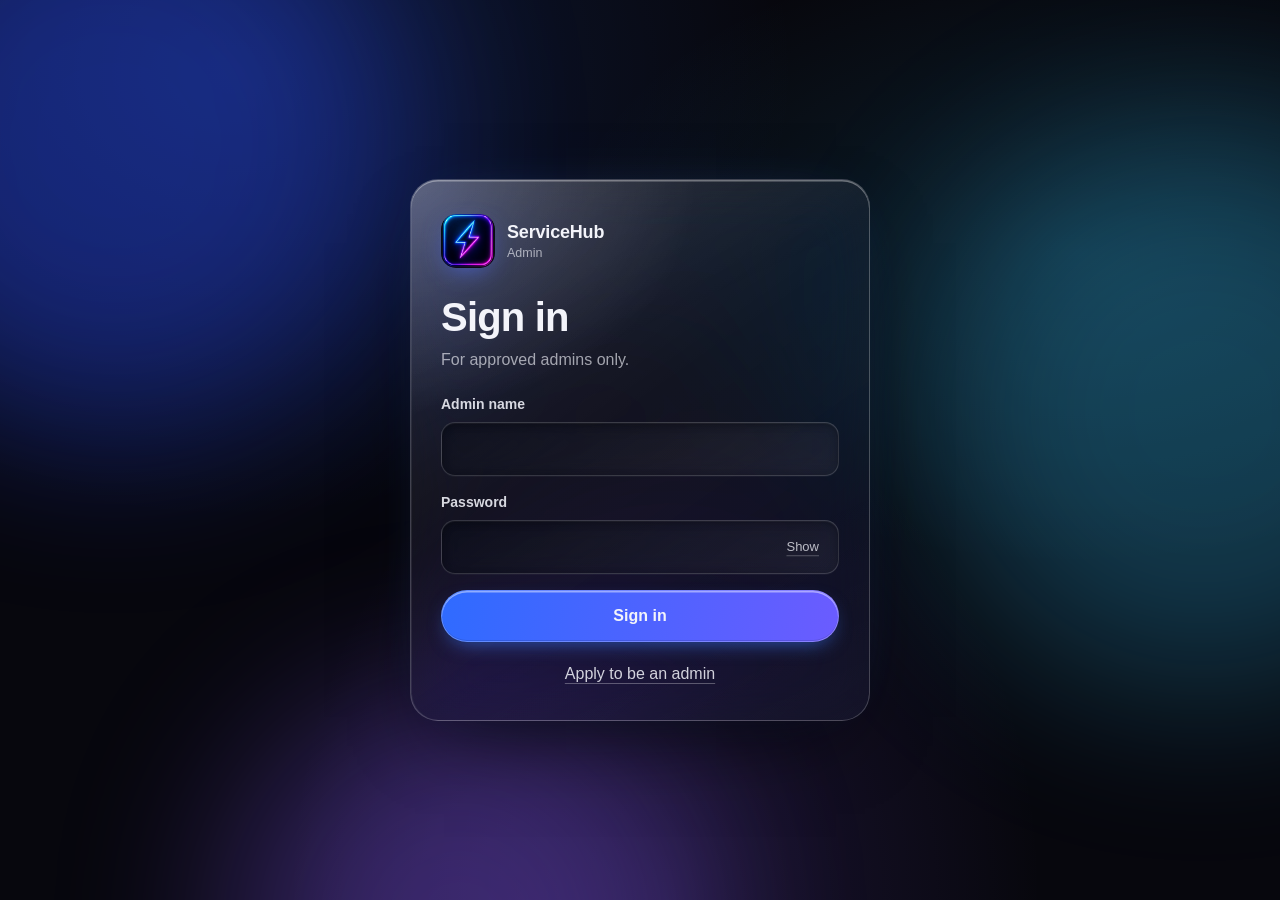
<file: index.html>
<!doctype html>
<html lang="en">
<head>
<meta charset="utf-8">
<meta name="viewport" content="width=device-width,initial-scale=1,viewport-fit=cover">
<meta name="robots" content="noindex,nofollow">
<meta name="referrer" content="no-referrer">
<meta name="theme-color" content="#07070d">
<title>ServiceHub Admin</title>
<link rel="icon" type="image/png" href="assets/favicon-64.png">
<link rel="apple-touch-icon" href="assets/logo-192.png">
<link rel="stylesheet" href="css/glass.css">
</head>
<body>
<div class="bg" aria-hidden="true"><div class="blob b1"></div><div class="blob b2"></div><div class="blob b3"></div></div>

<main class="center">
  <section class="card glass">
    <div class="brand"><img class="logo" src="assets/logo-192.png" alt="" width="44" height="44"><div><b>ServiceHub</b><small>Admin</small></div></div>
    <h1>Sign in</h1>
    <p class="muted" style="margin-bottom:22px">For approved admins only.</p>

    <p class="form-note" id="note" hidden></p>
    <p class="form-error" id="error" role="alert" hidden></p>

    <form id="loginForm" novalidate>
      <label class="field"><span>Admin name</span>
        <input class="input" name="username" type="text" autocomplete="off" autocapitalize="off" spellcheck="false" required>
      </label>
      <label class="field"><span>Password</span>
        <div class="pw">
          <input class="input" name="password" type="password" autocomplete="off" required>
          <button class="linkbtn toggle" type="button" id="togglePw">Show</button>
        </div>
      </label>
      <button class="btn btn-primary btn-block" id="submit" type="submit">Sign in</button>
    </form>

    <div class="under"><a class="linkbtn" href="apply.html">Apply to be an admin</a></div>
    <div class="under" id="demoPill" hidden><span class="demo-pill">Demo mode with test data</span></div>
  </section>
</main>

<script src="js/config.js"></script>
<script src="js/ui.js"></script>
<script src="js/auth.js"></script>
<script src="js/mock-data.js"></script>
<script src="js/api.js"></script>
<script src="js/login.js"></script>
</body>
</html>
</file>
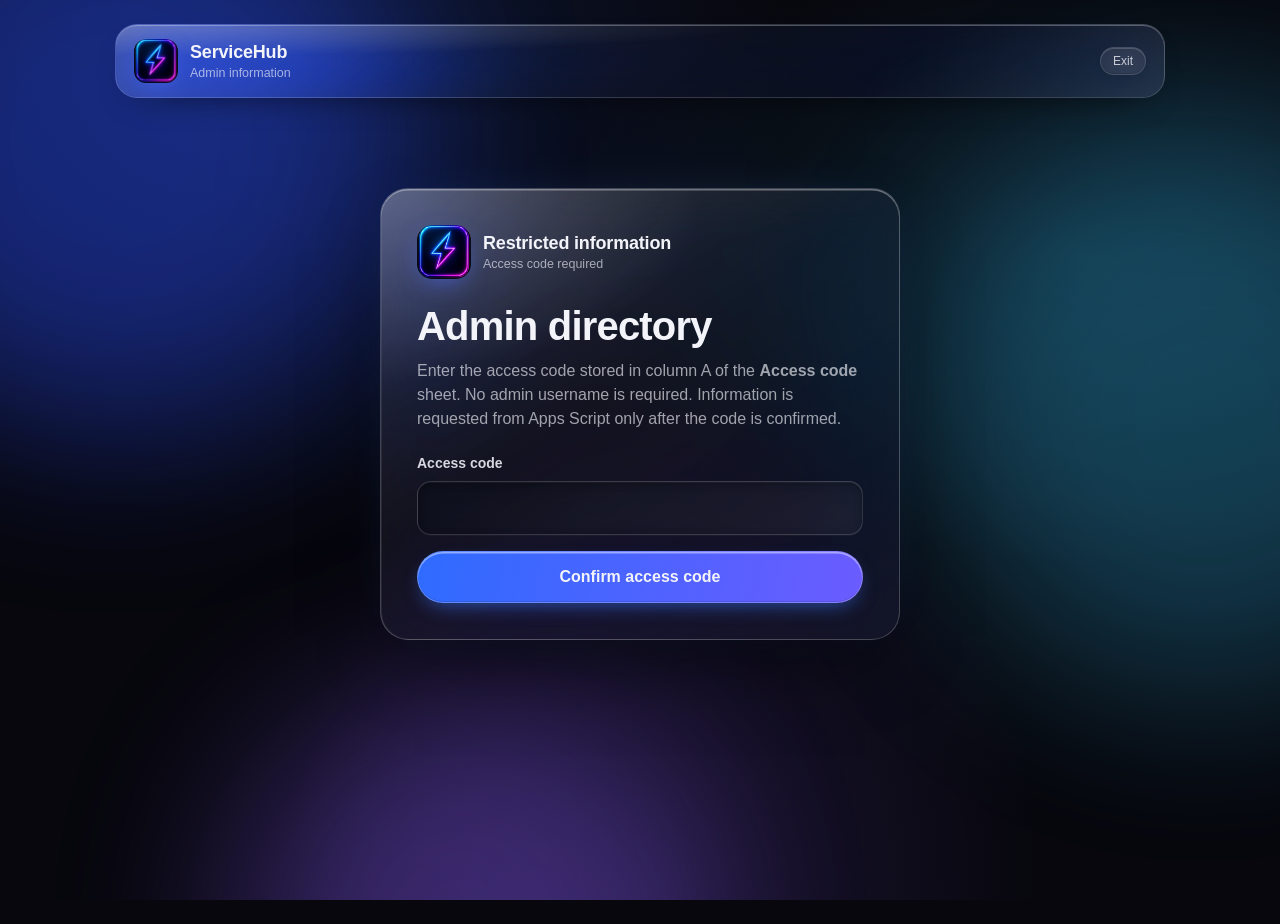
<file: admin-info.html>
<!doctype html>
<html lang="en"><head><meta charset="utf-8"><meta name="viewport" content="width=device-width,initial-scale=1,viewport-fit=cover"><meta name="robots" content="noindex,nofollow"><meta name="referrer" content="no-referrer"><meta name="theme-color" content="#07070d"><title>Admin information · ServiceHub</title><link rel="icon" type="image/png" href="assets/favicon-64.png"><link rel="stylesheet" href="css/glass.css"><style>
.info-wrap{width:min(1050px,calc(100% - 28px));margin:24px auto 60px}.info-top{display:flex;align-items:center;justify-content:space-between;gap:12px;margin-bottom:22px}.switcher{display:flex;gap:5px;padding:5px;border-radius:999px;width:max-content;max-width:100%;background:rgba(255,255,255,.045);border:1px solid rgba(255,255,255,.12);backdrop-filter:blur(22px);-webkit-backdrop-filter:blur(22px)}.switcher button{border:0;color:var(--muted);background:transparent;padding:10px 17px;border-radius:999px;font:inherit;cursor:pointer;white-space:nowrap}.switcher button.active{color:#fff;background:linear-gradient(135deg,rgba(35,136,255,.72),rgba(168,85,247,.65));box-shadow:inset 0 1px 0 #ffffff70,0 5px 18px #2388ff35}.applicant{padding:18px;margin:12px 0;transform:translateZ(0)}.applicant summary{cursor:pointer;list-style:none;display:flex;align-items:center;gap:14px}.applicant summary::-webkit-details-marker{display:none}.avatar{width:44px;height:44px;flex:0 0 44px;border-radius:15px;display:grid;place-items:center;background:linear-gradient(145deg,#2388ff55,#a855f755);border:1px solid #ffffff25;box-shadow:inset 0 1px 1px #ffffff55,0 8px 20px #0005;font-weight:800}.person{min-width:0;flex:1}.person strong{display:block;overflow-wrap:anywhere}.person small{display:block;color:var(--muted);margin-top:4px;overflow-wrap:anywhere}.status-pill{font-size:12px;padding:6px 9px;border:1px solid #ffffff25;border-radius:999px;background:#ffffff09;white-space:nowrap}.details-grid{display:grid;grid-template-columns:repeat(2,minmax(0,1fr));gap:10px;margin-top:18px}.detail-cell{border:1px solid #ffffff12;background:#ffffff04;padding:11px 12px;border-radius:13px;min-width:0}.detail-cell small{display:block;color:var(--muted);margin-bottom:5px}.detail-cell div{white-space:pre-wrap;overflow-wrap:anywhere}.code-gate{max-width:520px;margin:10vh auto;padding:clamp(22px,5vw,36px)}.code-gate .input{width:100%}.info-hidden{display:none!important}@media(max-width:600px){.info-wrap{width:calc(100% - 20px);margin-top:14px}.info-top{align-items:flex-start;flex-direction:column}.details-grid{grid-template-columns:1fr}.applicant{padding:14px}.status-pill{font-size:11px;padding:5px 7px}.switcher{width:100%}.switcher button{flex:1;padding:10px 12px}}
</style></head><body><div class="bg" aria-hidden="true"><div class="blob b1"></div><div class="blob b2"></div><div class="blob b3"></div></div>
<main class="info-wrap"><header class="topbar glass" style="padding:14px 18px;border-radius:22px"><a class="brand" href="index.html"><img class="logo" src="assets/logo-192.png" alt="" width="42" height="42"><div><b>ServiceHub</b><small>Admin information</small></div></a><a class="btn btn-ghost btn-xs" href="index.html">Exit</a></header>
<section id="gate" class="card wide glass code-gate"><div class="brand" style="margin-bottom:24px"><img class="logo" src="assets/logo-192.png" alt="" width="44" height="44"><div><b>Restricted information</b><small>Access code required</small></div></div><h1>Admin directory</h1><p class="muted" style="margin:10px 0 22px">Enter the access code stored in column A of the <b>Access code</b> sheet. No admin username is required. Information is requested from Apps Script only after the code is confirmed.</p><form id="codeForm"><label class="field"><span>Access code</span><input class="input" name="code" type="password" autocomplete="off" required></label><p id="gateError" class="form-error" hidden></p><button class="btn btn-primary btn-block" id="unlockBtn" type="submit">Confirm access code</button></form></section>
<section id="directory" class="info-hidden"><div class="info-top"><div><h1 id="heading">Pending admins</h1><p class="muted" id="subheading">Waiting for review</p></div><div class="switcher" role="tablist" aria-label="Admin filter"><button type="button" class="active" data-mode="pending" aria-selected="true">Pending</button><button type="button" data-mode="all" aria-selected="false">All admins</button></div></div><div id="adminRows" aria-live="polite"></div></section></main>
<script src="js/config.js"></script><script src="js/ui.js"></script><script src="js/admin-info.js"></script></body></html>
</file>
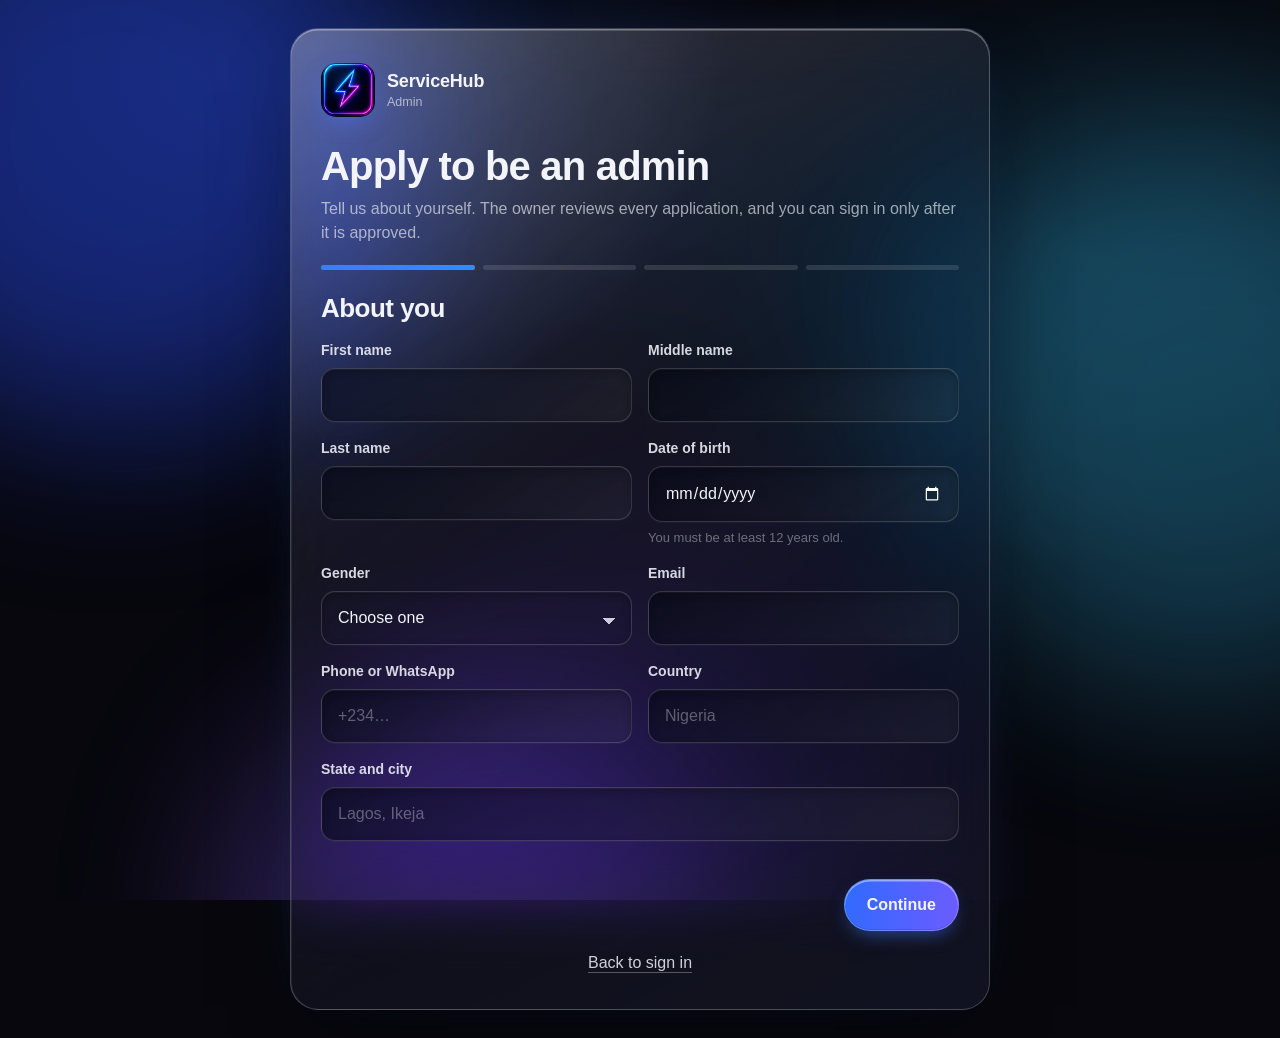
<file: apply.html>
<!doctype html>
<html lang="en">
<head>
<meta charset="utf-8">
<meta name="viewport" content="width=device-width,initial-scale=1,viewport-fit=cover">
<meta name="robots" content="noindex,nofollow">
<meta name="referrer" content="no-referrer">
<meta name="theme-color" content="#07070d">
<title>Apply to be an admin</title>
<link rel="icon" type="image/png" href="assets/favicon-64.png">
<link rel="apple-touch-icon" href="assets/logo-192.png">
<link rel="stylesheet" href="css/glass.css">
</head>
<body>
<div class="bg" aria-hidden="true"><div class="blob b1"></div><div class="blob b2"></div><div class="blob b3"></div></div>

<main class="center">
  <section class="card wide glass" id="card">
    <div class="brand"><img class="logo" src="assets/logo-192.png" alt="" width="44" height="44"><div><b>ServiceHub</b><small>Admin</small></div></div>

    <div id="formWrap">
      <h1>Apply to be an admin</h1>
      <p class="muted" style="margin-top:8px">Tell us about yourself. The owner reviews every application, and you can sign in only after it is approved.</p>
      <div class="steps" id="steps"><i></i><i></i><i></i><i></i></div>

      <form id="form" novalidate autocomplete="off">

        <!-- 1 -->
        <div class="step active" data-step="1">
          <h2 style="margin-bottom:16px">About you</h2>
          <div class="grid-fields">
            <label class="field"><span>First name</span><input class="input" name="firstName" data-label="First name" required><small class="err"></small></label>
            <label class="field"><span>Middle name</span><input class="input" name="middleName" data-label="Middle name" required><small class="err"></small></label>
            <label class="field"><span>Last name</span><input class="input" name="lastName" data-label="Last name" required><small class="err"></small></label>
            <label class="field"><span>Date of birth</span><input class="input" type="date" name="dob" id="dob" required><small class="err"></small><div class="hint" id="ageHint">You must be at least 12 years old.</div></label>
            <label class="field"><span>Gender</span>
              <select class="input" name="gender" data-label="Gender" required><option value="">Choose one</option><option>Female</option><option>Male</option></select><small class="err"></small></label>
            <label class="field"><span>Email</span><input class="input" type="email" name="email" inputmode="email" required><small class="err"></small></label>
            <label class="field"><span>Phone or WhatsApp</span><input class="input" type="tel" name="phone" inputmode="tel" placeholder="+234…" required><small class="err"></small></label>
            <label class="field"><span>Country</span><input class="input" name="country" data-label="Country" placeholder="Nigeria" required><small class="err"></small></label>
            <label class="field full"><span>State and city</span><input class="input" name="location" data-label="State and city" placeholder="Lagos, Ikeja" required><small class="err"></small></label>
          </div>

          <div class="guardian" id="guardian" hidden>
            <h3>Parent or guardian</h3>
            <p class="muted" style="margin-bottom:14px;font-size:14.5px">Applicants under 18 need a parent or guardian who agrees to this application.</p>
            <div class="grid-fields">
              <label class="field"><span>Guardian full name</span><input class="input" name="guardianName" data-label="Guardian name"><small class="err"></small></label>
              <label class="field"><span>Relationship</span><input class="input" name="guardianRelation" data-label="Relationship" placeholder="Mother, father, aunt…"><small class="err"></small></label>
              <label class="field full"><span>Guardian phone</span><input class="input" type="tel" name="guardianPhone" inputmode="tel"><small class="err"></small></label>
            </div>
            <label class="check" id="guardianOkWrap"><input type="checkbox" name="guardianOk"><span>My parent or guardian knows about this application and agrees to it.</span></label>
          </div>
        </div>

        <!-- 2 -->
        <div class="step" data-step="2">
          <h2 style="margin-bottom:16px">Education and experience</h2>
          <div class="grid-fields">
            <label class="field"><span>Highest education level</span>
              <select class="input" name="education" data-label="Education level" required>
                <option value="">Choose one</option>
                <option>Primary school</option><option>Junior secondary (JSS)</option><option>Senior secondary (SSCE, WAEC or NECO)</option>
                <option>OND, NCE or Diploma</option><option>Bachelor's degree or HND</option><option>Master's degree</option><option>Doctorate</option><option>Other</option>
              </select><small class="err"></small></label>
            <label class="field"><span>Currently in school?</span>
              <select class="input" name="inSchool" required><option value="">Choose one</option><option>Yes</option><option>No</option></select></label>
            <label class="field full"><span>School or field of study</span><input class="input" name="school" required><small class="err"></small></label>
            <label class="field"><span>What do you do now?</span><input class="input" name="occupation" data-label="This" placeholder="Student, freelancer, trader…" required><small class="err"></small></label>
            <label class="field"><span>Languages you speak</span><input class="input" name="languages" data-label="Languages" placeholder="English, Yoruba…" required><small class="err"></small></label>
            <label class="field full"><span>Relevant skills</span><textarea class="input" name="skills" data-label="Skills" data-min="10" placeholder="Customer support, spreadsheets, writing, checking details…" required></textarea><small class="err"></small></label>
            <label class="field"><span>Past experience</span>
              <select class="input" name="experience" data-label="Experience" required>
                <option value="">Choose one</option><option>None yet</option><option>Customer support</option><option>Community moderation</option><option>Office or admin work</option><option>Sales</option><option>Other</option>
              </select><small class="err"></small></label>
            <label class="field"><span>Experience details</span><input class="input" name="experienceDetails" placeholder="Where and for how long" required><small class="err"></small></label>
          </div>
        </div>

        <!-- 3 -->
        <div class="step" data-step="3">
          <h2 style="margin-bottom:16px">Availability and motivation</h2>
          <div class="grid-fields">
            <label class="field"><span>Hours per week</span>
              <select class="input" name="hours" data-label="Hours per week" required><option value="">Choose one</option><option>Under 5</option><option>5 to 10</option><option>10 to 20</option><option>20 or more</option></select><small class="err"></small></label>
            <label class="field"><span>Best time of day</span>
              <select class="input" name="timeOfDay" data-label="Time of day" required><option value="">Choose one</option><option>Morning</option><option>Afternoon</option><option>Evening</option><option>Night</option><option>Flexible</option></select><small class="err"></small></label>
            <label class="field"><span>Device you will use</span>
              <select class="input" name="device" data-label="Device" required><option value="">Choose one</option><option>Phone</option><option>Laptop or computer</option><option>Both</option></select><small class="err"></small></label>
            <label class="field"><span>How did you hear about ServiceHub?</span><input class="input" name="heardFrom" data-label="This" required><small class="err"></small></label>
            <label class="field full"><span>Why do you want to be an admin?</span><textarea class="input" name="why" data-label="This" data-min="40" placeholder="At least a couple of sentences." required></textarea><small class="err"></small></label>
            <label class="field full"><span>Who recommended you?</span><input class="input" name="referral" required><small class="err"></small></label>
          </div>
        </div>

        <!-- 4 -->
        <div class="step" data-step="4">
          <h2 style="margin-bottom:16px">Create your login</h2>
          <label class="field"><span>Admin name <em>(what you type to sign in)</em></span><input class="input" name="username" id="username" autocomplete="off" autocapitalize="off" spellcheck="false" required><small class="err"></small></label>
          <div class="grid-fields">
            <label class="field"><span>Password</span><input class="input" type="password" name="password" id="password" autocomplete="new-password" required><small class="err"></small>
              <div class="strength"><i id="strength"></i></div><div class="hint">At least 8 characters with a letter and a number.</div></label>
            <label class="field"><span>Confirm password</span><input class="input" type="password" name="confirm" autocomplete="new-password" required><small class="err"></small></label>
          </div>
          <label class="check" id="agree1"><input type="checkbox" name="agree1"><span>I will keep listings, contact details and payment information private, and only use them to do admin work.</span></label>
          <label class="check" id="agree2"><input type="checkbox" name="agree2"><span>Everything I entered is true.</span></label>
        </div>

        <p class="form-error" id="formError" role="alert" hidden></p>
        <div class="wiz-actions">
          <button type="button" class="btn btn-ghost" id="back">Back</button>
          <button type="button" class="btn btn-primary" id="next">Continue</button>
        </div>
      </form>
      <div class="under"><a class="linkbtn" href="index.html">Back to sign in</a></div>
    </div>

    <div id="done" hidden>
      <h1>Application sent</h1>
      <p class="muted" style="margin:10px 0 22px">Your application is pending. You can sign in once the owner approves it. Until then, signing in will show that your application is pending.</p>
      <a class="btn btn-primary btn-block" href="index.html">Back to sign in</a>
    </div>
  </section>
</main>

<script src="js/config.js"></script>
<script src="js/ui.js"></script>
<script src="js/auth.js"></script>
<script src="js/mock-data.js"></script>
<script src="js/api.js"></script>
<script src="js/apply.js"></script>
</body>
</html>
</file>
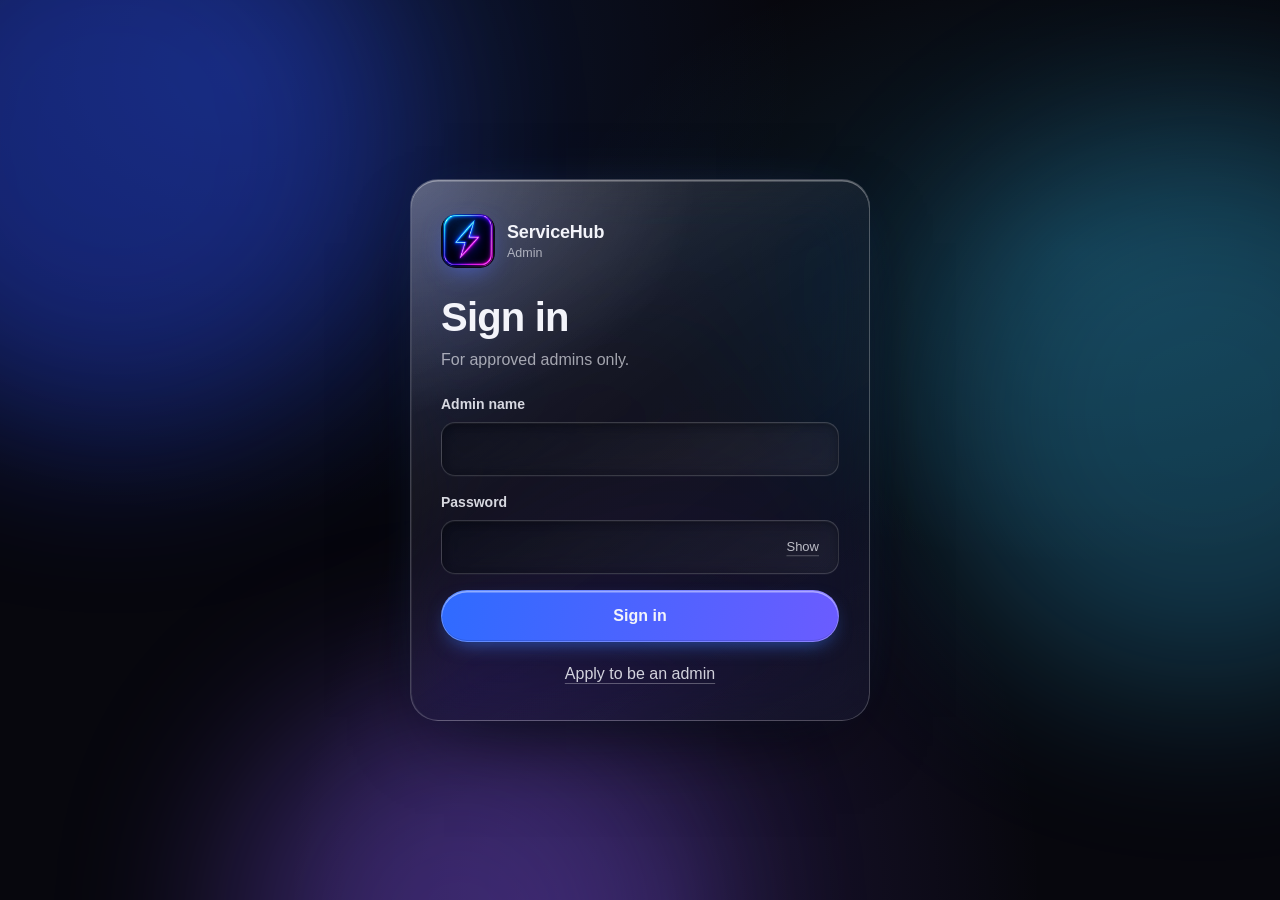
<file: dashboard.html>
<!doctype html>
<html lang="en">
<head>
<meta charset="utf-8">
<meta name="viewport" content="width=device-width,initial-scale=1,viewport-fit=cover">
<meta name="robots" content="noindex,nofollow">
<meta name="referrer" content="no-referrer">
<meta name="theme-color" content="#07070d">
<title>ServiceHub Admin</title>
<link rel="icon" type="image/png" href="assets/favicon-64.png">
<link rel="apple-touch-icon" href="assets/logo-192.png">
<link rel="stylesheet" href="css/glass.css">
</head>
<body>
<div class="bg" aria-hidden="true"><div class="blob b1"></div><div class="blob b2"></div><div class="blob b3"></div></div>

<div class="page">
  <header class="topbar glass">
    <a class="brand" href="#/"><img class="logo" src="assets/logo-192.png" alt="" width="44" height="44"><div><b>ServiceHub</b><small>Admin</small></div></a>
    <div class="who"><span id="whoName"></span><button class="btn btn-ghost btn-xs" id="logout">Sign out</button></div>
  </header>

  <form class="searchbar glass" id="searchForm" role="search" novalidate>
    <label class="sr" for="q">Find a listing</label>
    <input class="input" id="q" type="search" autocomplete="off" spellcheck="false" placeholder="Listing ID or manage link">
    <button class="btn btn-primary" id="searchBtn" type="submit">Find</button>
  </form>
  <p class="search-msg" id="searchMsg" hidden></p>

  <main id="app"></main>
  <p class="foot" id="foot"></p>
</div>

<script src="js/config.js"></script>
<script src="js/ui.js"></script>
<script src="js/auth.js"></script>
<script src="js/mock-data.js"></script>
<script src="js/api.js"></script>
<script src="js/dashboard.js"></script>
</body>
</html>
</file>
<file: css/glass.css>
/* ServiceHub Admin — dark + liquid glass */
:root{
  --bg:#07070d; --ink:#f3f4fa; --muted:rgba(243,244,250,.64); --faint:rgba(243,244,250,.4);
  --accent:#3d7bff; --blue:#2f8cff; --violet:#8a5cff; --cyan:#35c8ff;
  --green:#3ddc97; --amber:#ffbf5e; --red:#ff6b7a; --slate:#a9b1d6; --teal:#4fd6ee;
  --ease:cubic-bezier(.22,.9,.28,1);
  --r-lg:1.75rem; --r-md:1.25rem; --r-sm:0.875rem;
  color-scheme:dark;
}
*{box-sizing:border-box}
html{-webkit-text-size-adjust:100%}
body{
  margin:0; min-height:100vh; min-height:100dvh; color:var(--ink); background:var(--bg);
  font-family:-apple-system,BlinkMacSystemFont,"SF Pro Display","SF Pro Text","Segoe UI",Inter,Roboto,Helvetica,Arial,sans-serif;
  font-size:1rem; line-height:1.5; -webkit-font-smoothing:antialiased; overflow-x:hidden;
  animation:pageIn .8s var(--ease) both;
}
@keyframes pageIn{from{opacity:0}to{opacity:1}}
h1,h2,h3{margin:0;letter-spacing:-.02em;line-height:1.15}
h1{font-size:clamp(1.75rem,4.2vw,2.5rem);font-weight:700}
h2{font-size:clamp(1.25rem,2.6vw,1.625rem);font-weight:650}
h3{font-size:1.125rem;font-weight:650}
p{margin:0}
a{color:inherit}
.muted{color:var(--muted)} .faint{color:var(--faint)}
.sr{position:absolute;width:1px;height:1px;overflow:hidden;clip:rect(0 0 0 0);white-space:nowrap}
:focus-visible{outline:2px solid rgba(255,255,255,.85);outline-offset:0.1875rem;border-radius:0.625rem}

/* Ambient background */
.bg{position:fixed;inset:0;z-index:-1;overflow:hidden;background:radial-gradient(120% 90% at 50% 0%,#14142a 0%,#07070d 62%)}
.blob{position:absolute;border-radius:50%;filter:blur(5.625rem);will-change:transform}
.b1{width:46vmax;height:46vmax;left:-14vmax;top:-12vmax;background:#2a4bff;opacity:.38;animation:d1 28s ease-in-out infinite alternate}
.b2{width:44vmax;height:44vmax;right:-16vmax;top:10vmax;background:var(--cyan);opacity:.26;animation:d2 34s ease-in-out infinite alternate}
.b3{width:36vmax;height:36vmax;left:18vw;bottom:-20vmax;background:var(--violet);opacity:.36;animation:d3 40s ease-in-out infinite alternate}
@keyframes d1{to{transform:translate(12vmax,10vmax) scale(1.12)}}
@keyframes d2{to{transform:translate(-14vmax,8vmax) scale(.92)}}
@keyframes d3{to{transform:translate(10vmax,-8vmax) scale(1.18)}}

/* Glass surface */
.glass{
  position:relative; border-radius:var(--r-lg);
  background:linear-gradient(145deg,rgba(255,255,255,.12),rgba(255,255,255,.035));
  -webkit-backdrop-filter:blur(1.75rem) saturate(185%); backdrop-filter:blur(1.75rem) saturate(185%);
  border:1px solid rgba(255,255,255,.13);
  box-shadow:inset 0 1px 0 rgba(255,255,255,.3),inset 0 -1px 0 rgba(255,255,255,.05),inset 0 0 1.75rem rgba(255,255,255,.03),0 1.625rem 3.75rem -1.375rem rgba(0,0,0,.65);
}
.glass::before{content:"";position:absolute;inset:0;border-radius:inherit;pointer-events:none;
  background:radial-gradient(120% 70% at 0% 0%,rgba(255,255,255,.15),transparent 55%);opacity:.7}
.glass.hover{transition:transform .55s var(--ease),box-shadow .55s var(--ease),background .4s;cursor:pointer;text-decoration:none;display:block}
.glass.hover::after{content:"";position:absolute;inset:0;border-radius:inherit;pointer-events:none;opacity:0;transition:opacity .45s;
  background:radial-gradient(17.5rem circle at var(--mx,50%) var(--my,0%),rgba(255,255,255,.2),transparent 62%)}
@media(hover:hover){.glass.hover:hover{transform:translateY(-0.1875rem)}}
@media(hover:hover){.glass.hover:hover::after{opacity:1}}
.glass.hover:active{transform:translateY(-1px) scale(.995)}
.pad{padding:1.375rem}
@media(max-width:35em){.pad{padding:1.125rem}}

/* Buttons */
.btn{font:inherit;font-weight:600;border:0;border-radius:62.4375rem;padding:0.8125rem 1.375rem;cursor:pointer;color:var(--ink);
  transition:transform .4s var(--ease),filter .3s,background .3s,opacity .3s,border-color .3s;text-decoration:none;display:inline-flex;align-items:center;justify-content:center;gap:0.5rem}
@media(hover:hover){.btn:hover{transform:translateY(-1px);filter:brightness(1.1)}}
.btn:active{transform:scale(.97)}
.btn[disabled]{opacity:.5;cursor:not-allowed;transform:none;filter:none}
.btn-primary{background:linear-gradient(100deg,#2f6bff,#6a5cff,#35a8ff,#2f6bff);background-size:300% 100%;animation:flow 9s linear infinite;
  box-shadow:inset 0 1px 0 rgba(255,255,255,.45),0 0.75rem 2rem -0.75rem rgba(61,123,255,.6)}
@keyframes flow{to{background-position:300% 0}}
.btn-ghost{background:rgba(255,255,255,.08);border:1px solid rgba(255,255,255,.16);-webkit-backdrop-filter:blur(0.875rem);backdrop-filter:blur(0.875rem);box-shadow:inset 0 1px 0 rgba(255,255,255,.18)}
.btn-danger{background:rgba(255,107,122,.16);border:1px solid rgba(255,107,122,.42);color:#ffc7cc}
.btn-sm{padding:0.5625rem 1rem;font-size:0.875rem}
.btn-block{width:100%}
.linkbtn{background:none;border:0;color:var(--ink);font:inherit;cursor:pointer;padding:0.375rem;text-decoration:underline;text-underline-offset:0.25rem;text-decoration-color:rgba(255,255,255,.35);transition:text-decoration-color .3s,opacity .3s;opacity:.85}
.linkbtn:hover{text-decoration-color:var(--accent);opacity:1}

/* Forms */
.field{display:block;margin-bottom:1rem;position:relative}
.field>span{display:block;font-size:0.875rem;font-weight:600;margin-bottom:0.4375rem;color:rgba(243,244,250,.88)}
.field>span em{font-style:normal;font-weight:500;color:var(--faint)}
.input{width:100%;padding:0.875rem 1rem;border-radius:var(--r-sm);border:1px solid rgba(255,255,255,.14);background:rgba(255,255,255,.06);color:var(--ink);font:inherit;outline:none;
  -webkit-backdrop-filter:blur(0.625rem);backdrop-filter:blur(0.625rem);transition:border-color .3s,background .3s,box-shadow .35s}
.input::placeholder{color:rgba(243,244,250,.35)}
.input:focus{border-color:rgba(255,255,255,.42);background:rgba(255,255,255,.09);box-shadow:0 0 0 0.25rem rgba(79,140,255,.24)}
textarea.input{min-height:6.5rem;resize:vertical;line-height:1.5}
select.input{appearance:none;-webkit-appearance:none;background-image:linear-gradient(45deg,transparent 50%,#ccd 50%),linear-gradient(135deg,#ccd 50%,transparent 50%);
  background-position:calc(100% - 1.375rem) 55%,calc(100% - 1rem) 55%;background-size:0.375rem 0.375rem,0.375rem 0.375rem;background-repeat:no-repeat;padding-right:2.5rem}
select.input option{background:#14141f;color:#fff}
input[type=date].input{min-height:3.125rem}
.field .err{display:none;color:#ffb3bb;font-size:0.8125rem;margin-top:0.375rem}
.field.invalid .input{border-color:rgba(255,107,122,.7);box-shadow:0 0 0 0.1875rem rgba(255,107,122,.15)}
.field.invalid .err{display:block}
.hint{font-size:0.8125rem;color:var(--faint);margin-top:0.375rem}
.grid-fields{display:grid;grid-template-columns:1fr 1fr;gap:0 1rem}
.grid-fields .full{grid-column:1/-1}
@media(max-width:38.75em){.grid-fields{grid-template-columns:1fr}}
.pw{position:relative}
.pw .toggle{position:absolute;right:0.5rem;top:50%;transform:translateY(-50%);padding:0.5rem 0.75rem;font-size:0.8125rem;opacity:.75}
.check{display:flex;gap:0.75rem;align-items:flex-start;margin:0 0 0.875rem;font-size:0.9375rem;color:rgba(243,244,250,.86);cursor:pointer}
.check input{appearance:none;-webkit-appearance:none;flex:none;width:1.375rem;height:1.375rem;margin-top:1px;border-radius:0.4375rem;border:1px solid rgba(255,255,255,.3);background:rgba(255,255,255,.06);cursor:pointer;transition:background .3s,border-color .3s;position:relative}
.check input:checked{background:linear-gradient(135deg,var(--accent),var(--blue));border-color:transparent}
.check input:checked::after{content:"";position:absolute;left:0.4375rem;top:0.1875rem;width:0.375rem;height:0.6875rem;border:solid #fff;border-width:0 0.15rem 0.15rem 0;transform:rotate(45deg)}
.check.invalid{color:#ffb3bb}
.form-error{color:#ffb3bb;background:rgba(255,107,122,.12);border:1px solid rgba(255,107,122,.3);padding:0.625rem 0.875rem;border-radius:0.75rem;font-size:0.875rem;margin:0 0 0.875rem}
.form-note{color:#cfe0ff;background:rgba(79,140,255,.12);border:1px solid rgba(79,140,255,.3);padding:0.625rem 0.875rem;border-radius:0.75rem;font-size:0.875rem;margin:0 0 0.875rem}
.strength{height:0.375rem;border-radius:6.1875rem;background:rgba(255,255,255,.1);overflow:hidden;margin-top:0.5625rem}
.strength i{display:block;height:100%;width:0;border-radius:inherit;background:var(--red);transition:width .5s var(--ease),background .4s}

/* Brand */
.brand{display:flex;align-items:center;gap:0.75rem;text-decoration:none}
.brand b{font-size:1.125rem;letter-spacing:-.01em}
.brand small{display:block;font-size:0.78125rem;color:var(--muted);margin-top:-2px}

/* Auth pages */
.center{min-height:100vh;min-height:100dvh;display:grid;place-items:center;padding:1.75rem 1rem}
.card{width:min(28.75rem,100%);padding:2.125rem 1.875rem}
.card.wide{width:min(43.75rem,100%)}
@media(max-width:32.5em){.card{padding:1.625rem 1.25rem}}
.card .brand{margin-bottom:1.625rem}
.card h1{margin-bottom:0.5rem}
.under{margin-top:1.25rem;text-align:center}
.demo-pill{display:inline-block;margin-top:1rem;font-size:0.78125rem;color:var(--amber);border:1px solid rgba(255,191,94,.35);background:rgba(255,191,94,.1);padding:0.25rem 0.75rem;border-radius:6.1875rem}

/* Wizard */
.steps{display:flex;gap:0.5rem;margin:1.25rem 0 1.5rem}
.steps i{flex:1;height:0.3125rem;border-radius:6.1875rem;background:rgba(255,255,255,.12);overflow:hidden;position:relative}
.steps i::after{content:"";position:absolute;inset:0;transform:scaleX(0);transform-origin:left;background:linear-gradient(90deg,var(--accent),var(--blue));transition:transform .7s var(--ease)}
.steps i.done::after{transform:scaleX(1)}
.step{display:none}
.step.active{display:block;animation:viewIn .6s var(--ease) both}
.wiz-actions{display:flex;justify-content:space-between;gap:0.75rem;margin-top:1.375rem}
.guardian{margin:0.25rem 0 1.125rem;padding:1.125rem;border-radius:var(--r-md);background:rgba(255,191,94,.07);border:1px solid rgba(255,191,94,.28)}
.guardian[hidden]{display:none}
.guardian h3{margin-bottom:0.25rem}

/* Dashboard shell */
.page{max-width:70rem;margin:0 auto;padding:1rem 1rem 5.625rem}
.topbar{position:sticky;top:0.75rem;z-index:20;display:flex;align-items:center;justify-content:space-between;gap:0.875rem;padding:0.75rem 0.875rem 0.75rem 1.125rem;border-radius:62.4375rem;margin-bottom:1.125rem}
.topbar .who{display:flex;align-items:center;gap:0.75rem}
.topbar .who span{font-size:0.875rem;color:var(--muted);max-width:10rem;overflow:hidden;text-overflow:ellipsis;white-space:nowrap}
@media(max-width:35em){.topbar{border-radius:1.625rem}.topbar .who span{display:none}.brand small{display:none}}
.searchbar{display:flex;gap:0.625rem;padding:0.625rem;border-radius:62.4375rem;margin-bottom:1.625rem;align-items:center}
.searchbar .input{border:0;background:transparent;box-shadow:none;padding:0.75rem 1rem;font-size:1.03125rem;-webkit-backdrop-filter:none;backdrop-filter:none}
.searchbar .input:focus{box-shadow:none;background:transparent}
.searchbar:focus-within{box-shadow:inset 0 1px 0 rgba(255,255,255,.3),0 0 0 0.25rem rgba(79,140,255,.22),0 1.625rem 3.75rem -1.375rem rgba(0,0,0,.65)}
.search-msg{margin:-0.875rem 0 1.25rem 1.375rem;color:#ffb3bb;font-size:0.875rem}
.view-in{animation:viewIn .6s var(--ease) both}
@keyframes viewIn{from{opacity:0;transform:translateY(1rem) scale(.992);filter:blur(0.4375rem)}to{opacity:1;transform:none;filter:none}}
.page-head{display:flex;justify-content:space-between;align-items:flex-end;gap:1rem;margin:0.25rem 0.25rem 1.25rem;flex-wrap:wrap}
.dashboard-shortcuts{display:flex;align-items:center;justify-content:flex-end;gap:.5rem;flex-wrap:wrap;max-width:100%}
.dashboard-shortcuts .btn{white-space:nowrap}
@media(max-width:420px){.dashboard-shortcuts{width:100%;justify-content:flex-start}.dashboard-shortcuts .btn{flex:0 1 auto}}
.back{display:inline-flex;align-items:center;gap:0.375rem;margin:0 0 0.875rem 0.25rem;color:var(--muted);text-decoration:none;font-size:0.9375rem;transition:color .3s,transform .4s var(--ease)}
@media(hover:hover){.back:hover{color:var(--ink);transform:translateX(-0.1875rem)}}

/* Stats */
.stats{display:grid;grid-template-columns:repeat(auto-fit,minmax(12.25rem,1fr));gap:0.875rem}
.stat{padding:1.25rem 1.25rem 1.125rem;min-height:11rem;display:flex!important;flex-direction:column;justify-content:space-between}
.stat .label{display:flex;align-items:center;gap:0.5625rem;font-weight:600;color:rgba(243,244,250,.9)}
.dot{width:0.625rem;height:0.625rem;border-radius:50%;background:var(--c,var(--slate));box-shadow:0 0 0.875rem var(--c,var(--slate))}
.stat .num{font-size:clamp(2.75rem,5vw,3.625rem);font-weight:700;letter-spacing:-.03em;font-variant-numeric:tabular-nums;line-height:1;margin:0.875rem 0 0.75rem}
.split{display:flex;gap:0.5rem;flex-wrap:wrap}
.split span{font-size:0.8125rem;padding:0.25rem 0.625rem;border-radius:6.1875rem;background:rgba(255,255,255,.07);border:1px solid rgba(255,255,255,.1);color:var(--muted)}
.split b{color:var(--ink);font-weight:650;margin-left:0.25rem}
[data-cat=approved]{--c:var(--green)}[data-cat=pending]{--c:var(--amber)}[data-cat=disapproved]{--c:var(--red)}[data-cat=expired]{--c:var(--slate)}[data-cat=others]{--c:var(--teal)}

/* Chips */
.chip{background:rgba(255,255,255,.1);border:1px solid rgba(255,255,255,.2);display:inline-flex;align-items:center;gap:0.4375rem;padding:0.25rem 0.6875rem;border-radius:6.1875rem;font-size:0.8125rem;font-weight:600;white-space:nowrap;
  color:var(--c,var(--ink));background:color-mix(in srgb,var(--c,#fff) 14%,transparent);border:1px solid color-mix(in srgb,var(--c,#fff) 36%,transparent)}
.chip.plain{color:var(--muted);--c:#fff}
.chip.manual{--c:var(--amber)}

/* Segmented */
.seg{display:inline-flex;padding:0.25rem;border-radius:6.1875rem;gap:2px}
.seg button{font:inherit;font-size:0.875rem;font-weight:600;border:0;background:transparent;color:var(--muted);padding:0.5rem 1rem;border-radius:6.1875rem;cursor:pointer;transition:background .35s var(--ease),color .3s}
.seg button.on{background:rgba(255,255,255,.16);color:var(--ink);box-shadow:inset 0 1px 0 rgba(255,255,255,.25)}

/* Rows */
.rows{display:grid;gap:0.75rem}
.row{display:flex!important;align-items:center;justify-content:space-between;gap:0.875rem;padding:1rem 1.25rem;border-radius:var(--r-md)}
.row-main{min-width:0}
.row-main strong{display:block;font-size:1.0625rem;font-weight:650;overflow:hidden;text-overflow:ellipsis;white-space:nowrap}
.row-meta{display:flex;gap:0.375rem 0.875rem;flex-wrap:wrap;font-size:0.84375rem;color:var(--muted);margin-top:0.1875rem}
.row-side{display:flex;align-items:center;gap:0.625rem;flex:none}
.chev{opacity:.5;transition:transform .4s var(--ease)}
@media(hover:hover){.row:hover .chev{transform:translateX(0.1875rem);opacity:.9}}
@media(max-width:40em){.row{align-items:flex-start;flex-direction:column}.row-side{flex-wrap:wrap}.chev{display:none}}
.empty{padding:2.5rem 1.5rem;text-align:center;color:var(--muted)}
.empty b{display:block;color:var(--ink);font-size:1.125rem;margin-bottom:0.375rem}

/* Detail */
.detail-head{display:flex;justify-content:space-between;gap:1rem;align-items:flex-start;flex-wrap:wrap;margin:0 0.25rem 1.25rem}
.detail-head .chips{display:flex;gap:0.5rem;flex-wrap:wrap;margin-top:0.75rem}
.grid2{display:grid;grid-template-columns:1.2fr 1fr;gap:1rem;align-items:start}
@media(max-width:56.25em){.grid2{grid-template-columns:1fr}}
.col{display:grid;gap:1rem}
.sec h3{margin-bottom:0.875rem;display:flex;justify-content:space-between;align-items:center;gap:0.625rem}
.kv{display:grid;grid-template-columns:9.375rem 1fr;gap:0.625rem 1rem;margin:0}
.kv dt{color:var(--muted);font-size:0.90625rem}
.kv dd{margin:0;overflow-wrap:anywhere}
@media(max-width:32.5em){.kv{grid-template-columns:1fr;gap:2px}.kv dt{margin-top:0.625rem}}
.media{display:flex;gap:0.625rem;flex-wrap:wrap;margin-top:0.375rem}
.media i{width:5.375rem;height:5.375rem;border-radius:1rem;border:1px solid rgba(255,255,255,.14);box-shadow:inset 0 1px 0 rgba(255,255,255,.3);background-size:cover;background-position:center}
.copyfield{display:flex;gap:0.5rem}
.copyfield .input{font-size:0.84375rem;font-family:ui-monospace,SFMono-Regular,Menlo,Consolas,monospace}
.warn{font-size:0.84375rem;color:#ffd9a0;margin:0.75rem 0 0.875rem}
.actions{display:flex;flex-wrap:wrap;gap:0.625rem}
.copyable{cursor:pointer;border-bottom:1px dashed rgba(255,255,255,.35)}
.skeleton{height:13.75rem;border-radius:var(--r-lg);animation:pulse 1.6s ease-in-out infinite}
@keyframes pulse{50%{opacity:.5}}

/* Modal */
.modal-backdrop{position:fixed;inset:0;z-index:100;display:grid;place-items:center;padding:1.25rem;background:rgba(5,5,12,.5);
  -webkit-backdrop-filter:blur(0.5rem);backdrop-filter:blur(0.5rem);animation:fade .35s var(--ease) both}
.modal{width:min(29.375rem,100%);padding:1.625rem;max-height:90vh;overflow:auto;animation:pop .5s var(--ease) both}
.modal h3{font-size:1.3125rem;margin-bottom:0.5rem}
.modal>p,.modal .desc{margin-bottom:1.125rem;color:var(--muted);font-size:0.9375rem}
.modal-actions{display:flex;justify-content:flex-end;gap:0.625rem;margin-top:0.375rem}
.modal-backdrop.closing{animation:fadeOut .25s ease both}
.modal-backdrop.closing .modal{animation:popOut .25s ease both}
@keyframes fade{from{opacity:0}}
@keyframes fadeOut{to{opacity:0}}
@keyframes pop{from{opacity:0;transform:translateY(1.125rem) scale(.94)}}
@keyframes popOut{to{opacity:0;transform:translateY(0.625rem) scale(.97)}}

/* Toast */
.toasts{position:fixed;left:50%;bottom:1.5rem;transform:translateX(-50%);z-index:200;display:grid;gap:0.625rem;width:min(28.75rem,calc(100% - 2rem));pointer-events:none}
.toast{padding:0.8125rem 1.125rem;border-radius:6.1875rem;font-size:0.9375rem;text-align:center;animation:toastIn .5s var(--ease) both;pointer-events:auto}
.toast.ok{border-color:rgba(61,220,151,.5)}.toast.bad{border-color:rgba(255,107,122,.55)}
.toast.out{animation:toastOut .4s ease both}
@keyframes toastIn{from{opacity:0;transform:translateY(1.25rem) scale(.95)}}
@keyframes toastOut{to{opacity:0;transform:translateY(0.625rem)}}

.foot{margin-top:2.5rem;text-align:center;font-size:0.8125rem;color:var(--faint)}

@media(prefers-reduced-motion:reduce){
  *,*::before,*::after{animation-duration:.01ms!important;animation-iteration-count:1!important;transition-duration:.01ms!important}
}

/* Logo */
.logo{width:2.75rem;height:2.75rem;border-radius:0.75rem;display:block;flex:none;object-fit:cover;box-shadow:0 0.5rem 1.625rem -0.5rem rgba(80,110,255,.7)}
.card .logo{width:3.375rem;height:3.375rem;border-radius:0.9375rem}

/* ---------- Adaptive layout: any screen, orientation, zoom ---------- */
html{font-size:100%}
@media(min-width:100em){html{font-size:112.5%}}
@media(min-width:137.5em){html{font-size:125%}}
@media(min-width:187.5em){html{font-size:150%}}
html,body{max-width:100%;overflow-x:clip}
.page{max-width:72rem;padding-left:max(1rem,env(safe-area-inset-left));padding-right:max(1rem,env(safe-area-inset-right));padding-bottom:max(5.5rem,calc(env(safe-area-inset-bottom) + 3rem))}
.center{padding:max(1.75rem,env(safe-area-inset-top)) max(1rem,env(safe-area-inset-right)) max(1.75rem,env(safe-area-inset-bottom)) max(1rem,env(safe-area-inset-left))}
.topbar{top:max(.75rem,env(safe-area-inset-top))}
.toasts{bottom:max(1.5rem,env(safe-area-inset-bottom))}
.btn{min-height:2.75rem}.btn-sm{min-height:2.5rem}
.copyfield{flex-wrap:wrap}.copyfield .input{flex:1 1 12rem;min-width:0}
.row-main,.kv dd,.field,.detail-head>div{min-width:0}
h1,h2,h3,.kv dd{overflow-wrap:anywhere}
.seg{max-width:100%;overflow-x:auto}
.modal{max-height:calc(100vh - 2.5rem);max-height:calc(100dvh - 2.5rem)}

/* Short screens: phones on their side, or heavy browser zoom */
@media(max-height:40em){.topbar{position:static}}
@media(max-height:34em) and (orientation:landscape){
  .card{padding:1.25rem 1.5rem}.card .brand{margin-bottom:.9rem}.card h1{font-size:1.5rem}
  .page-head{margin-bottom:.75rem}.stat{min-height:0}.steps{margin:.9rem 0}
}

/* Narrow screens: small phones, or heavy browser zoom */
@media(max-width:30em){
  .topbar{padding:.5rem .5rem .5rem .75rem;gap:.5rem}
  .brand{gap:.6rem}.brand b{font-size:1rem}
  .btn{padding:.7rem 1.1rem}.stat{min-height:0}
  .row-main strong{white-space:normal}
  .searchbar{padding:.4rem}.searchbar .input{padding:.7rem .8rem;min-width:0}
  .card .logo{width:3rem;height:3rem}
  .wiz-actions{flex-wrap:wrap}.wiz-actions .btn{flex:1 1 8rem}
  .modal{padding:1.25rem}.modal-actions{flex-wrap:wrap}.modal-actions .btn{flex:1 1 7rem}
}
@media(max-width:22.5em){
  .brand small{display:none}.topbar .who{gap:.4rem}
  .seg button{padding:.5rem .75rem}
  .card{padding:1.25rem 1rem}
}

/* Browsers without backdrop blur, or people who ask for less transparency */
@supports not ((backdrop-filter:blur(1px)) or (-webkit-backdrop-filter:blur(1px))){
  .glass{background:rgba(24,24,40,.9)}
  .modal-backdrop{background:rgba(5,5,12,.82)}
}
@media(prefers-reduced-transparency:reduce){
  .glass{background:rgba(24,24,40,.94);-webkit-backdrop-filter:none;backdrop-filter:none}
}

/* Robust against odd sizes and text zoom, independent of media queries */
.center{grid-template-columns:minmax(0,1fr);padding-left:max(clamp(.5rem,4vw,1rem),env(safe-area-inset-left));padding-right:max(clamp(.5rem,4vw,1rem),env(safe-area-inset-right))}
.card{min-width:0;justify-self:center}
.page{padding-left:max(clamp(.5rem,4vw,1rem),env(safe-area-inset-left));padding-right:max(clamp(.5rem,4vw,1rem),env(safe-area-inset-right))}
.brand>div{min-width:0}.brand b{overflow-wrap:anywhere}
.topbar{flex-wrap:wrap}.topbar .brand{flex:1 1 auto;min-width:0}.topbar .who{margin-left:auto}
.stats{grid-template-columns:repeat(auto-fit,minmax(min(12.25rem,100%),1fr))}
.grid-fields{grid-template-columns:repeat(auto-fit,minmax(min(15rem,100%),1fr))}
.kv{grid-template-columns:minmax(5rem,9.375rem) minmax(0,1fr)}
.row{flex-wrap:wrap}.row-main{flex:1 1 14rem}.row-side{flex-wrap:wrap}
.detail-head{min-width:0}
.grid2>*,.col>*{min-width:0}

/* Extra small button (Sign out): small on purpose so it is hard to hit by accident */
.btn-xs{padding:0.25rem 0.75rem;font-size:0.75rem;font-weight:500;min-height:1.75rem;opacity:.8}
.topbar .who .btn-xs{margin-left:0.5rem}


/* ---------- Liquid Glass depth pass: refractive highlights + subtle 3D ---------- */
:root{
  --glass-edge:rgba(255,255,255,.22);
  --glass-sheen:rgba(255,255,255,.16);
}
.bg{
  background:
    radial-gradient(ellipse at 18% 8%,rgba(48,112,255,.18),transparent 38%),
    radial-gradient(ellipse at 84% 28%,rgba(53,200,255,.13),transparent 34%),
    radial-gradient(ellipse at 52% 100%,rgba(138,92,255,.16),transparent 40%),
    #07070d;
}
.bg::after{
  content:"";position:absolute;inset:0;pointer-events:none;opacity:.18;
  background-image:linear-gradient(115deg,transparent 0 48%,rgba(255,255,255,.035) 49%,transparent 50% 100%);
  background-size:7px 7px;
  mask-image:linear-gradient(to bottom,black,transparent 82%);
}
.glass{
  isolation:isolate;
  background:
    linear-gradient(135deg,rgba(255,255,255,.15),rgba(255,255,255,.045) 34%,rgba(10,15,35,.28) 72%,rgba(255,255,255,.065)),
    linear-gradient(115deg,rgba(61,123,255,.07),transparent 42%,rgba(138,92,255,.06));
  border-color:rgba(255,255,255,.18);
  box-shadow:
    inset 0 1.5px 0 rgba(255,255,255,.34),
    inset 1px 0 0 rgba(255,255,255,.10),
    inset 0 -1px 0 rgba(255,255,255,.08),
    inset 0 0 24px rgba(255,255,255,.025),
    0 2px 3px rgba(0,0,0,.16),
    0 18px 42px -22px rgba(0,0,0,.9),
    0 0 32px -24px rgba(72,133,255,.6);
  -webkit-backdrop-filter:blur(30px) saturate(190%);
  backdrop-filter:blur(30px) saturate(190%);
}
.glass::before{
  z-index:-1;opacity:1;
  background:
    radial-gradient(130% 90% at 0% 0%,rgba(255,255,255,.20),transparent 48%),
    linear-gradient(155deg,rgba(255,255,255,.055),transparent 35% 68%,rgba(255,255,255,.025));
}
.glass.hover{transform:translateZ(0);transition:transform .45s var(--ease),box-shadow .45s var(--ease),border-color .35s,background .35s}
@media(hover:hover){
 .glass.hover:hover{
   transform:perspective(900px) translateY(-5px) rotateX(.7deg);
   border-color:rgba(142,190,255,.34);
   box-shadow:inset 0 1.5px 0 rgba(255,255,255,.4),inset 0 0 26px rgba(255,255,255,.035),0 24px 52px -24px rgba(0,0,0,.95),0 0 36px -20px rgba(61,123,255,.5);
 }
}
.card{
  background:
    linear-gradient(145deg,rgba(255,255,255,.13),rgba(255,255,255,.045) 45%,rgba(18,20,42,.48)),
    rgba(12,14,28,.28);
  border-color:rgba(255,255,255,.21);
  box-shadow:inset 0 1.5px 0 rgba(255,255,255,.36),inset 1px 0 0 rgba(255,255,255,.08),0 30px 80px -34px rgba(0,0,0,.95),0 0 60px -42px rgba(73,131,255,.75);
}
.topbar,.searchbar,.stat,.listing,.detail,.panel,.guardian,.step{
  border-color:rgba(255,255,255,.16);
}
.topbar{box-shadow:inset 0 1px 0 rgba(255,255,255,.28),0 14px 36px -24px rgba(0,0,0,.95),0 0 26px -24px rgba(61,123,255,.6)}
.input{
  background:linear-gradient(145deg,rgba(5,8,20,.62),rgba(255,255,255,.045));
  border-color:rgba(255,255,255,.16);
  box-shadow:inset 0 2px 7px rgba(0,0,0,.25),inset 0 1px 0 rgba(255,255,255,.055),0 1px 0 rgba(255,255,255,.035);
  transition:border-color .25s,box-shadow .25s,background .25s;
}
.input:focus{
  border-color:rgba(100,169,255,.72);
  box-shadow:inset 0 1px 5px rgba(0,0,0,.18),0 0 0 3px rgba(61,123,255,.13),0 0 22px -10px rgba(61,123,255,.75);
}
.btn-primary{
  border:1px solid rgba(255,255,255,.22);
  box-shadow:inset 0 1.5px 0 rgba(255,255,255,.45),inset 0 -1px 0 rgba(0,0,0,.12),0 8px 20px -8px rgba(61,123,255,.72),0 1px 2px rgba(0,0,0,.28);
}
.btn-ghost{
  box-shadow:inset 0 1px 0 rgba(255,255,255,.22),inset 0 -1px 0 rgba(0,0,0,.15),0 6px 18px -12px rgba(0,0,0,.8);
}
.logo{box-shadow:inset 0 1px 0 rgba(255,255,255,.35),0 8px 24px -8px rgba(80,110,255,.72)}
/* Keep motion restrained on touch screens and respect reduced-motion preferences. */
@media(hover:none){.glass.hover:hover{transform:none}}
@media(prefers-reduced-motion:reduce){
 .glass.hover,.input,.btn{transition:none!important}
 .glass.hover:hover{transform:none!important}
}
</file>
